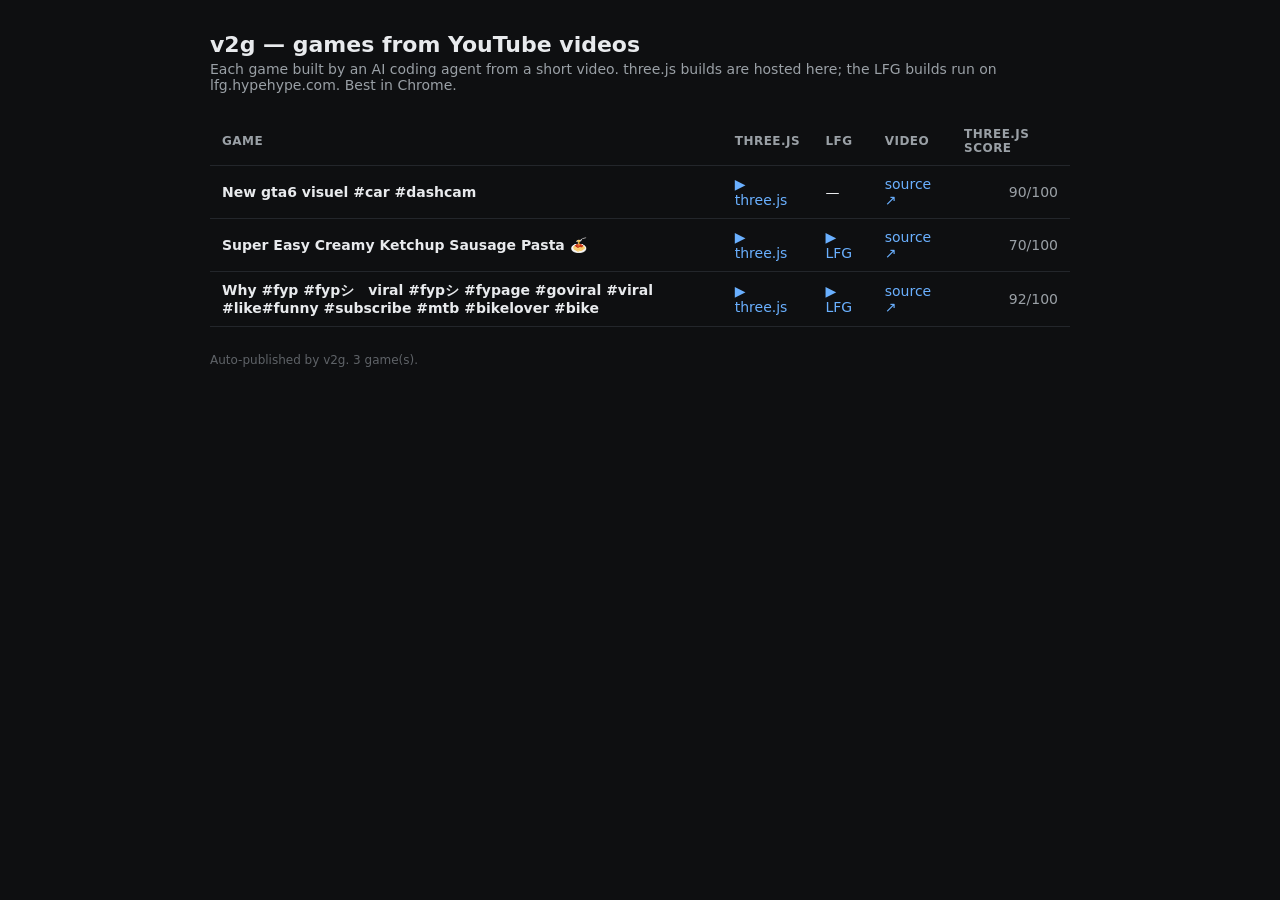
<file: index.html>
<!doctype html>
<html lang="en"><head>
<meta charset="utf-8" /><meta name="viewport" content="width=device-width, initial-scale=1" />
<title>v2g — three.js vs LFG</title>
<style>
  :root { color-scheme: dark; }
  body { margin: 0; background: #0e0f11; color: #e8eaed; font-family: system-ui, -apple-system, sans-serif; }
  .wrap { max-width: 860px; margin: 0 auto; padding: 32px 18px 60px; }
  h1 { font-size: 22px; margin: 0 0 4px; } p.sub { color: #9aa0a6; margin: 0 0 24px; font-size: 14px; }
  table { width: 100%; border-collapse: collapse; font-size: 14px; }
  th, td { text-align: left; padding: 10px 12px; border-bottom: 1px solid #23262b; }
  th { color: #9aa0a6; font-weight: 600; font-size: 12px; text-transform: uppercase; letter-spacing: .04em; }
  td.title { font-weight: 600; } td.num { text-align: right; color: #9aa0a6; }
  a { color: #6ab0ff; text-decoration: none; } a:hover { text-decoration: underline; }
  footer { margin-top: 26px; color: #5f6368; font-size: 12px; }
</style></head><body><div class="wrap">
  <h1>v2g — games from YouTube videos</h1>
  <p class="sub">Each game built by an AI coding agent from a short video. three.js builds are hosted here; the LFG builds run on lfg.hypehype.com. Best in Chrome.</p>
  <table>
    <thead><tr><th>Game</th><th>three.js</th><th>LFG</th><th>Video</th><th>three.js score</th></tr></thead>
    <tbody>
      <tr>
        <td class="title">New gta6 visuel #car #dashcam</td>
        <td><a href="https://johannesvuorinen.github.io/v2g-three-games/new-gta6-visuel-car-dashcam/">▶ three.js</a></td>
        <td>—</td>
        <td><a href="https://www.youtube.com/watch?v=HRlrbeGMDjs">source ↗</a></td>
        <td class="num">90/100</td>
      </tr>
      <tr>
        <td class="title">Super Easy Creamy Ketchup Sausage Pasta 🍝</td>
        <td><a href="https://johannesvuorinen.github.io/v2g-three-games/super-easy-creamy-ketchup-sausage-pasta/">▶ three.js</a></td>
        <td><a href="https://lfg.hypehype.com/games/v2g-super-easy-creamy-ketchup-sausage-pasta-eb49a1/index.html">▶ LFG</a></td>
        <td><a href="https://www.youtube.com/watch?v=YrAS-0lSpnU">source ↗</a></td>
        <td class="num">70/100</td>
      </tr>
      <tr>
        <td class="title">Why #fyp #fypシ゚viral #fypシ #fypage #goviral #viral #like#funny #subscribe #mtb #bikelover #bike</td>
        <td><a href="https://johannesvuorinen.github.io/v2g-three-games/why-fyp-fyp-viral-fyp-fypage-goviral-vir/">▶ three.js</a></td>
        <td><a href="https://lfg.hypehype.com/games/v2g-why-fyp-fyp-viral-fyp-fypage-goviral-vir-ab0127/index.html">▶ LFG</a></td>
        <td><a href="https://www.youtube.com/watch?v=sz_a_ykdOOw">source ↗</a></td>
        <td class="num">92/100</td>
      </tr>
    </tbody>
  </table>
  <footer>Auto-published by v2g. 3 game(s).</footer>
</div></body></html>
</file>
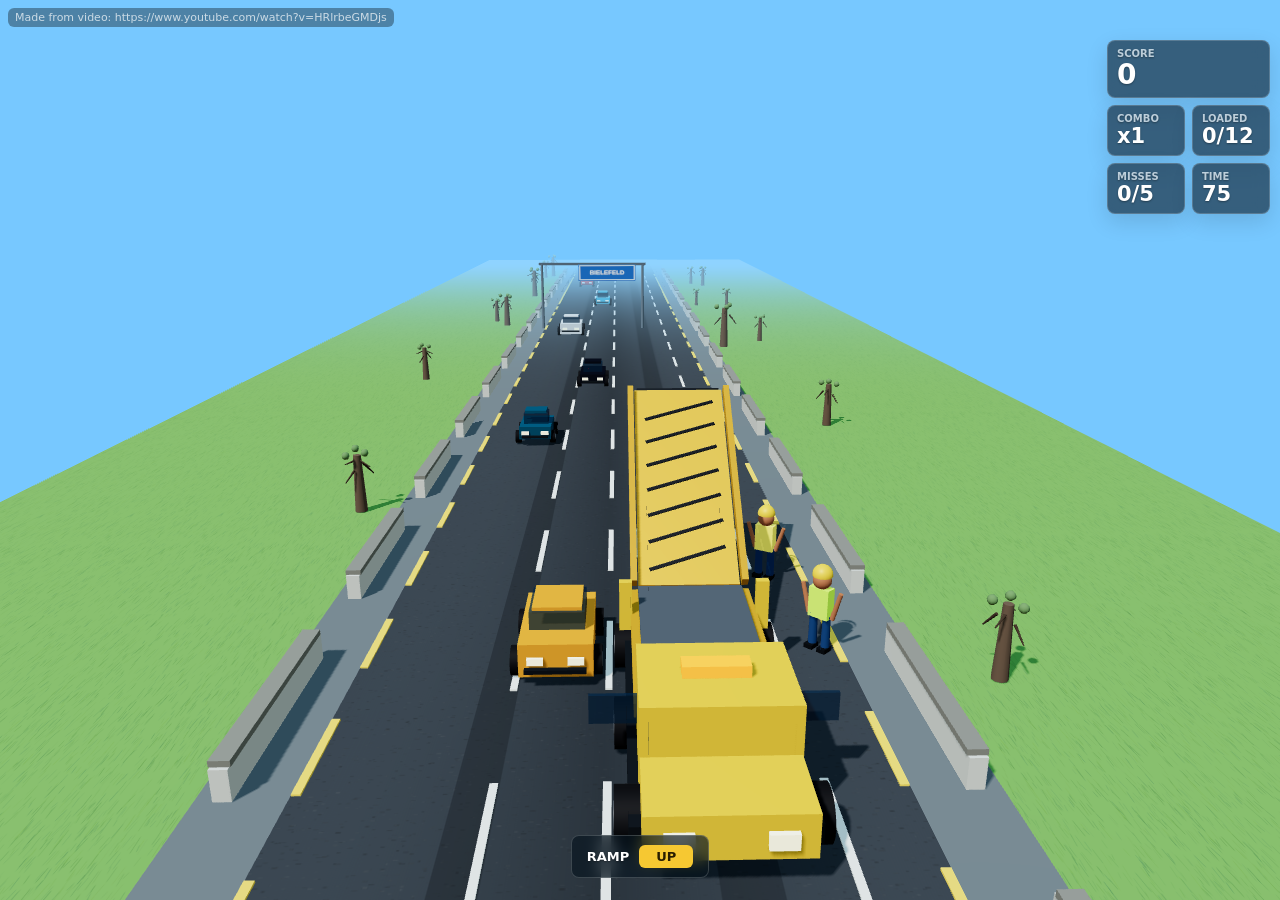
<file: new-gta6-visuel-car-dashcam/index.html>
<!doctype html>
<html lang="en">
  <head>
    <meta charset="utf-8" />
    <meta name="viewport" content="width=device-width, initial-scale=1, maximum-scale=1, user-scalable=no" />
    <title>v2g · three.js</title>
    <script type="module" crossorigin src="./assets/index-CxYoY76i.js"></script>
    <link rel="stylesheet" crossorigin href="./assets/index-DklUfLNV.css">
  </head>
  <body>
    <div id="app"></div>
    <!-- v2g attribution — KEEP this element and its id; it links back to the source video -->
    <a id="v2g-attrib" href="https://www.youtube.com/watch?v=HRlrbeGMDjs" target="_blank" rel="noopener">Made from video: https://www.youtube.com/watch?v=HRlrbeGMDjs</a>
    <div id="hud" aria-live="polite">
      <div id="score-panel">
        <div class="stat wide"><span>Score</span><strong id="score-value">0</strong></div>
        <div class="stat"><span>Combo</span><strong id="combo-value">x1</strong></div>
        <div class="stat"><span>Loaded</span><strong id="loaded-value">0/12</strong></div>
        <div class="stat"><span>Misses</span><strong id="misses-value">0/5</strong></div>
        <div class="stat"><span>Time</span><strong id="time-value">75</strong></div>
      </div>
      <div id="feedback"></div>
      <div id="ramp-pill">Ramp <strong id="ramp-state" data-state="up">UP</strong></div>
      <div id="end-panel">
        <strong id="end-title">SHIFT ENDED</strong>
        <span id="end-copy">0/12 cars loaded - 0 pts</span>
        <small>Tap to restart</small>
      </div>
    </div>
  </body>
</html>
</file>
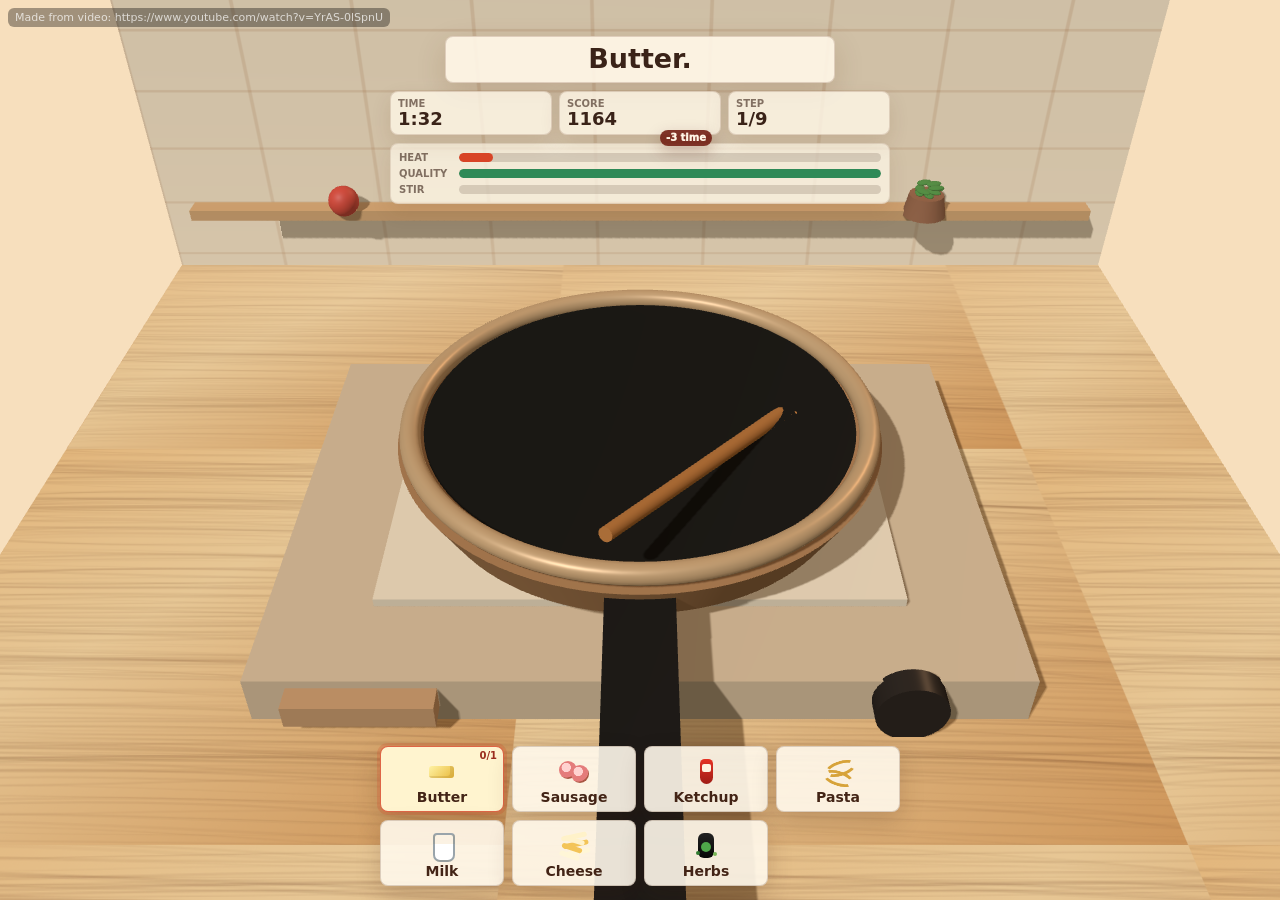
<file: super-easy-creamy-ketchup-sausage-pasta/index.html>
<!doctype html>
<html lang="en">
  <head>
    <meta charset="utf-8" />
    <meta name="viewport" content="width=device-width, initial-scale=1, maximum-scale=1, user-scalable=no" />
    <title>v2g · three.js</title>
    <script type="module" crossorigin src="./assets/index-C4xLy59l.js"></script>
    <link rel="stylesheet" crossorigin href="./assets/index-DMiL4FqQ.css">
  </head>
  <body>
    <div id="app"></div>
    <div id="game-ui">
      <section id="top-hud" aria-live="polite">
        <div id="recipe-label">Butter.</div>
        <div id="hud-stats">
          <div class="stat-chip">
            <span>Time</span>
            <strong id="time-text">1:30</strong>
          </div>
          <div class="stat-chip">
            <span>Score</span>
            <strong id="score-text">0</strong>
          </div>
          <div class="stat-chip">
            <span>Step</span>
            <strong id="step-text">1/9</strong>
          </div>
        </div>
        <div id="meter-stack">
          <div class="meter-row">
            <span>Heat</span>
            <div class="meter-track"><i id="heat-fill"></i></div>
          </div>
          <div class="meter-row">
            <span>Quality</span>
            <div class="meter-track"><i id="quality-fill"></i></div>
          </div>
          <div class="meter-row">
            <span>Stir</span>
            <div class="meter-track"><i id="stir-fill"></i></div>
          </div>
        </div>
      </section>

      <section id="ingredient-tray" aria-label="Ingredients">
        <button class="ingredient-button" type="button" data-ingredient="butter">
          <span class="ingredient-icon butter-icon"></span>
          <span>Butter</span>
        </button>
        <button class="ingredient-button" type="button" data-ingredient="sausage">
          <span class="ingredient-icon sausage-icon"></span>
          <span>Sausage</span>
        </button>
        <button class="ingredient-button" type="button" data-ingredient="ketchup">
          <span class="ingredient-icon ketchup-icon"></span>
          <span>Ketchup</span>
        </button>
        <button class="ingredient-button" type="button" data-ingredient="pasta">
          <span class="ingredient-icon pasta-icon"></span>
          <span>Pasta</span>
        </button>
        <button class="ingredient-button" type="button" data-ingredient="milk">
          <span class="ingredient-icon milk-icon"></span>
          <span>Milk</span>
        </button>
        <button class="ingredient-button" type="button" data-ingredient="cheese">
          <span class="ingredient-icon cheese-icon"></span>
          <span>Cheese</span>
        </button>
        <button class="ingredient-button" type="button" data-ingredient="herbs">
          <span class="ingredient-icon herbs-icon"></span>
          <span>Herbs</span>
        </button>
      </section>

      <section id="result-panel" hidden>
        <div id="result-stars">---</div>
        <h1 id="result-title">Creamy sausage pasta</h1>
        <p id="result-copy">Score 0</p>
        <button id="restart-button" type="button">Cook again</button>
      </section>
    </div>
    <!-- v2g attribution — KEEP this element and its id; it links back to the source video -->
    <a id="v2g-attrib" href="https://www.youtube.com/watch?v=YrAS-0lSpnU" target="_blank" rel="noopener">Made from video: https://www.youtube.com/watch?v=YrAS-0lSpnU</a>
  </body>
</html>
</file>
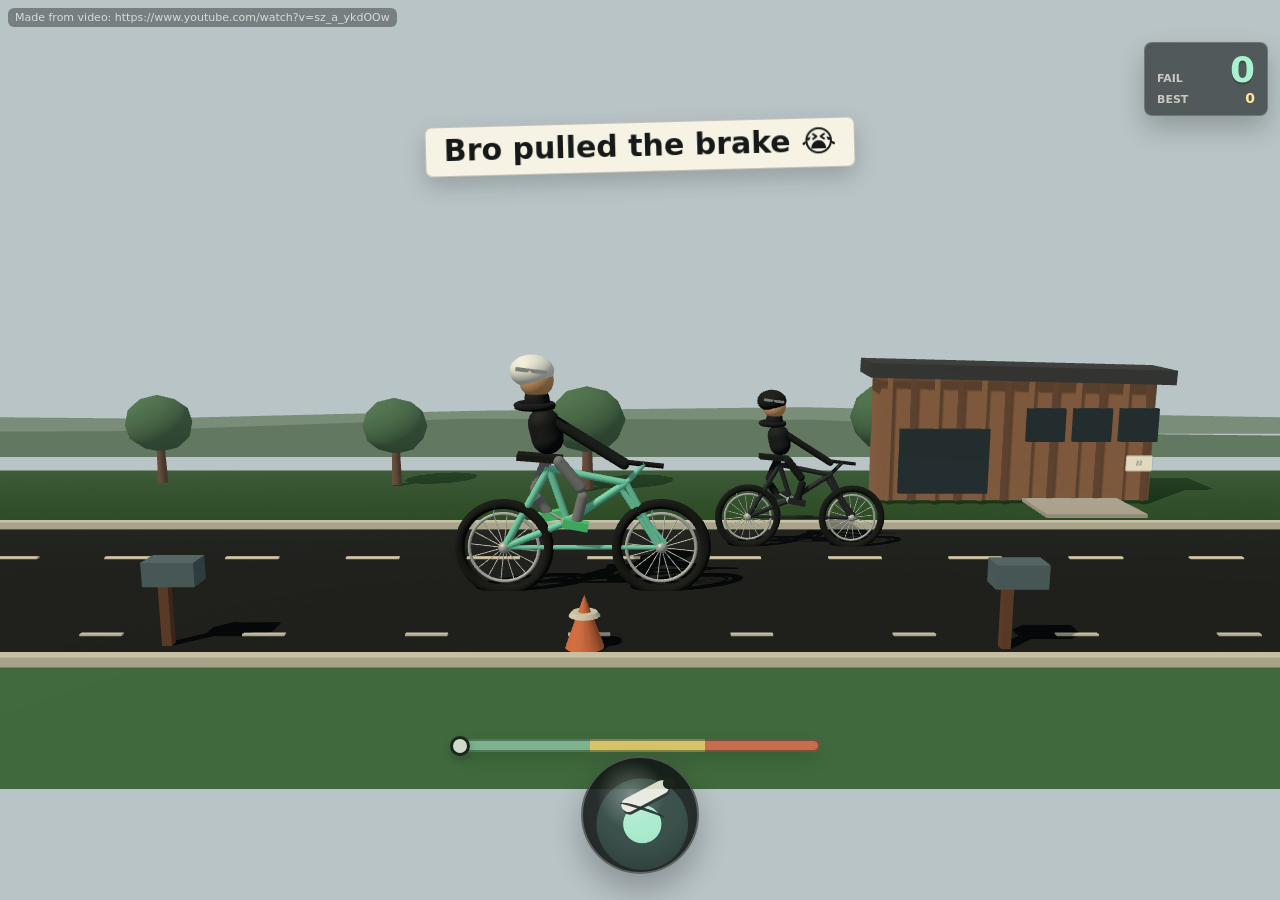
<file: why-fyp-fyp-viral-fyp-fypage-goviral-vir/index.html>
<!doctype html>
<html lang="en">
  <head>
    <meta charset="utf-8" />
    <meta name="viewport" content="width=device-width, initial-scale=1, maximum-scale=1, user-scalable=no" />
    <title>v2g · three.js</title>
    <link rel="icon" href="data:," />
    <script type="module" crossorigin src="./assets/index-J6DBqc80.js"></script>
    <link rel="stylesheet" crossorigin href="./assets/index-C4BWi8Vs.css">
  </head>
  <body>
    <div id="app"></div>
    <!-- v2g attribution — KEEP this element and its id; it links back to the source video -->
    <a id="v2g-attrib" href="https://www.youtube.com/watch?v=sz_a_ykdOOw" target="_blank" rel="noopener">Made from video: https://www.youtube.com/watch?v=sz_a_ykdOOw</a>
    <div id="hud" aria-live="polite">
      <section id="score-panel" aria-label="score">
        <div class="score-row">
          <span>FAIL</span>
          <strong id="score">0</strong>
        </div>
        <div class="best-row">
          <span>BEST</span>
          <strong id="best">0</strong>
        </div>
      </section>
      <div id="caption">Bro pulled the brake 😭</div>
      <div id="combo"></div>
    </div>
    <div id="tilt-meter" aria-hidden="true">
      <div id="tilt-fill"></div>
      <div id="tilt-needle"></div>
    </div>
    <div id="thumb-control" aria-hidden="true">
      <span class="lever"></span>
      <span class="cable"></span>
    </div>
  </body>
</html>
</file>
<file: new-gta6-visuel-car-dashcam/assets/index-DklUfLNV.css>
:root{color-scheme:dark}*{box-sizing:border-box}html,body{margin:0;height:100%;background:#76c7ff;overflow:hidden;font-family:Inter,ui-sans-serif,system-ui,-apple-system,BlinkMacSystemFont,Segoe UI,sans-serif}#app{position:fixed;inset:0;touch-action:none}#app canvas{display:block;width:100%;height:100%}#v2g-attrib{position:fixed;top:8px;left:8px;z-index:9999;font-size:11px;line-height:1.2;color:#ffffffb3;background:#00000059;padding:3px 7px;border-radius:6px;text-decoration:none;max-width:70vw;white-space:nowrap;overflow:hidden;text-overflow:ellipsis}#v2g-attrib:hover{color:#fff;background:#0000008c}#hud{position:fixed;inset:0;z-index:20;pointer-events:none;color:#fff;text-shadow:0 1px 2px rgba(0,0,0,.35)}#score-panel{position:absolute;top:40px;right:10px;display:grid;grid-template-columns:78px 78px;gap:7px}.stat{min-height:48px;padding:7px 9px 8px;border:1px solid rgba(255,255,255,.18);border-radius:8px;background:#07141f94;box-shadow:0 8px 22px #0000001f;backdrop-filter:blur(8px)}.stat.wide{grid-column:span 2}.stat span{display:block;font-size:10px;font-weight:700;text-transform:uppercase;color:#ebf7ffc2}.stat strong{display:block;margin-top:2px;font-size:21px;line-height:1;font-variant-numeric:tabular-nums}.stat.wide strong{font-size:28px}#feedback{position:absolute;top:22%;left:50%;min-width:160px;max-width:min(82vw,420px);padding:9px 14px;transform:translate(-50%,-12px) scale(.94);border-radius:8px;background:#04141ba8;border:1px solid rgba(255,255,255,.25);color:#f9fdff;font-size:20px;font-weight:900;line-height:1.1;text-align:center;opacity:0;transition:transform .14s ease,opacity .14s ease}#feedback.show{opacity:1;transform:translate(-50%) scale(1)}#ramp-pill{position:absolute;left:50%;bottom:22px;transform:translate(-50%);display:flex;align-items:center;gap:10px;min-width:138px;justify-content:center;padding:9px 14px;border-radius:8px;background:#07141fa8;border:1px solid rgba(255,255,255,.18);font-size:13px;font-weight:800;text-transform:uppercase;backdrop-filter:blur(8px)}#ramp-state{min-width:54px;padding:4px 8px;border-radius:6px;background:#f6c832;color:#2a1e00;text-align:center;text-shadow:none}#ramp-state[data-state=down]{background:#39fff5;color:#002c31}#end-panel{position:absolute;top:50%;left:50%;width:min(82vw,330px);display:grid;gap:8px;padding:18px 20px 16px;transform:translate(-50%,-46%) scale(.94);border-radius:8px;border:1px solid rgba(255,255,255,.24);background:#06121dc7;box-shadow:0 24px 60px #00000040;text-align:center;opacity:0;visibility:hidden;transition:opacity .16s ease,transform .16s ease,visibility .16s ease;backdrop-filter:blur(10px)}#end-panel.show{opacity:1;visibility:visible;transform:translate(-50%,-50%) scale(1)}#end-title{font-size:25px;line-height:1.05}#end-copy{color:#eef8ffd6;font-size:14px}#end-panel small{color:#39fff5;font-size:12px;font-weight:800;text-transform:uppercase}@media (max-width: 420px){#score-panel{top:42px;right:8px;grid-template-columns:72px 72px;gap:6px}.stat{min-height:45px;padding:7px 8px}.stat strong{font-size:19px}.stat.wide strong{font-size:25px}#feedback{font-size:18px}}
</file>
<file: super-easy-creamy-ketchup-sausage-pasta/assets/index-DMiL4FqQ.css>
:root{color-scheme:light;font-family:Inter,ui-sans-serif,system-ui,-apple-system,BlinkMacSystemFont,Segoe UI,sans-serif}*{box-sizing:border-box}html,body{margin:0;width:100%;height:100%;background:#f7dfbd;overflow:hidden;overscroll-behavior:none;-webkit-tap-highlight-color:transparent}button{font:inherit}#app{position:fixed;inset:0;background:#f7dfbd}#app canvas{display:block;width:100%;height:100%;touch-action:none}#game-ui{position:fixed;inset:0;z-index:20;pointer-events:none;color:#3a2318}#top-hud{position:absolute;top:36px;left:50%;width:min(500px,calc(100vw - 20px));transform:translate(-50%);display:grid;gap:8px;pointer-events:none}#recipe-label{justify-self:center;min-width:min(390px,calc(100vw - 52px));max-width:calc(100vw - 52px);padding:8px 12px 9px;border:1px solid rgba(98,49,26,.18);border-radius:8px;background:#fff8e8e6;box-shadow:0 10px 30px #5c311429;color:#3a2318;font-weight:850;font-size:clamp(18px,4.6vw,27px);line-height:1.05;text-align:center}#hud-stats{display:grid;grid-template-columns:repeat(3,1fr);gap:7px}.stat-chip{position:relative;min-width:0;padding:6px 7px;border:1px solid rgba(98,49,26,.16);border-radius:8px;background:#fff8e8cc;box-shadow:0 8px 20px #5c31141f}.stat-chip span,.meter-row span{display:block;color:#3a23189e;font-size:10px;font-weight:800;letter-spacing:0;text-transform:uppercase}.stat-chip strong{display:block;margin-top:1px;color:#3a2318;font-size:18px;line-height:1}#score-drop{position:absolute;right:8px;bottom:-12px;z-index:2;padding:2px 6px;border-radius:999px;background:#732015e6;color:#fff5e5;box-shadow:0 6px 16px #50180d40;font-size:10px;font-weight:950;line-height:1.2;pointer-events:none}.stat-chip.is-score-drop{animation:score-drop-shake .24s ease-out}.stat-chip.is-score-warning{border-color:#a3271b8c;background:#ffe7d4}@keyframes score-drop-shake{0%{transform:translate(0)}32%{transform:translate(-3px)}64%{transform:translate(3px)}to{transform:translate(0)}}#meter-stack{display:grid;gap:5px;padding:8px;border:1px solid rgba(98,49,26,.12);border-radius:8px;background:#fff8e8bd;box-shadow:0 8px 20px #5c31141a}.meter-row{display:grid;grid-template-columns:52px 1fr;align-items:center;gap:8px}.meter-track{position:relative;height:9px;overflow:hidden;border-radius:999px;background:#3a231829}.meter-track i{position:absolute;inset:0 auto 0 0;width:0%;border-radius:inherit;transition:width .13s linear,background-color .16s ease}.meter-track.is-hot{box-shadow:0 0 0 2px #ae2f1a33,0 0 14px #d83e2547}.meter-track.is-low{box-shadow:0 0 0 2px #774c162e}#heat-fill{background:#d84426}#quality-fill{background:#2f8a57}#stir-fill{background:#3477d4}#ingredient-tray{position:absolute;right:10px;bottom:max(14px,env(safe-area-inset-bottom));left:10px;display:grid;grid-template-columns:repeat(4,minmax(0,1fr));gap:8px;max-width:520px;margin:0 auto;pointer-events:auto}.ingredient-button{position:relative;display:grid;grid-template-rows:34px auto;align-items:center;justify-items:center;min-height:66px;padding:7px 5px 6px;border:1px solid rgba(74,38,19,.18);border-radius:8px;background:#fff9ece6;color:#432416;box-shadow:0 10px 25px #4423112e;font-size:clamp(11px,2.7vw,14px);font-weight:800;line-height:1;cursor:pointer;touch-action:manipulation;user-select:none}.ingredient-button:active{transform:translateY(1px)}.ingredient-button.is-active{border-color:#d53e20c7;background:#fff4cf;box-shadow:0 0 0 3px #d53e2033,0 12px 28px #44231133}.ingredient-button.is-complete{color:#4324168c;background:#eae2d0d1}.ingredient-button.is-locked{opacity:.52}.ingredient-button.is-wrong{border-color:#9d1b14e6;background:#ffe1d5}.ingredient-button small{position:absolute;top:4px;right:6px;color:#9b2d1d;font-size:10px;font-weight:900}.ingredient-icon{position:relative;width:34px;height:28px;display:block}.butter-icon:before{content:"";position:absolute;left:4px;top:9px;width:25px;height:12px;border-radius:3px;background:linear-gradient(135deg,#fff2a4,#e9ba3c);box-shadow:inset -4px -2px #8b60132e}.sausage-icon:before,.sausage-icon:after{content:"";position:absolute;width:18px;height:18px;border-radius:50%;background:radial-gradient(circle at 40% 36%,#ffd2d0 0 28%,#e47c7b 31% 62%,#a95643 66% 100%)}.sausage-icon:before{left:2px;top:4px}.sausage-icon:after{right:2px;bottom:2px}.ketchup-icon:before{content:"";position:absolute;left:11px;top:2px;width:13px;height:25px;border-radius:5px 5px 7px 7px;background:linear-gradient(#e63324,#9f1d16)}.ketchup-icon:after{content:"";position:absolute;left:13px;top:7px;width:9px;height:8px;border-radius:2px;background:#fff3df}.pasta-icon:before,.pasta-icon:after{content:"";position:absolute;width:25px;height:9px;border:3px solid #d7a33a;border-right-color:transparent;border-left-color:transparent;border-radius:50%;transform:rotate(-18deg)}.pasta-icon:before{left:4px;top:4px}.pasta-icon:after{left:2px;top:14px;transform:rotate(18deg)}.milk-icon:before{content:"";position:absolute;left:8px;top:2px;width:18px;height:25px;border:2px solid rgba(52,74,88,.5);border-radius:4px 4px 7px 7px;background:linear-gradient(to top,#fff 0 62%,#fff3 63%)}.cheese-icon:before,.cheese-icon:after{content:"";position:absolute;height:5px;border-radius:5px;background:#fff2c9;box-shadow:0 8px #f3c457,0 16px #fff6d7}.cheese-icon:before{left:4px;top:3px;width:26px;transform:rotate(-12deg)}.cheese-icon:after{left:7px;top:7px;width:21px;transform:rotate(18deg)}.herbs-icon:before{content:"";position:absolute;left:9px;top:2px;width:16px;height:25px;border-radius:6px;background:linear-gradient(#222,#060606)}.herbs-icon:after{content:"";position:absolute;left:12px;top:11px;width:10px;height:10px;border-radius:50%;background:#4fa64a;box-shadow:-8px 6px 0 -3px #327d32,9px 7px 0 -3px #78b657}#result-panel{position:absolute;top:50%;left:50%;width:min(390px,calc(100vw - 36px));transform:translate(-50%,-50%);padding:18px 16px 16px;border:1px solid rgba(75,37,19,.18);border-radius:8px;background:#fff9ebf0;box-shadow:0 22px 50px #361c1052;text-align:center;pointer-events:auto}#result-panel[hidden]{display:none}#result-stars{color:#d99420;font-size:32px;font-weight:950;letter-spacing:0}#result-panel h1{margin:8px 0 4px;color:#3a2318;font-size:clamp(22px,6vw,30px);line-height:1.05}#result-panel p{margin:0 0 14px;color:#3a2318bd;font-weight:750}#restart-button{width:100%;min-height:46px;border:0;border-radius:8px;background:#d83e25;color:#fff8ec;box-shadow:0 9px 18px #9d261647;font-weight:900;cursor:pointer;touch-action:manipulation}#v2g-attrib{position:fixed;top:8px;left:8px;z-index:9999;font-size:11px;line-height:1.2;color:#ffffffb3;background:#00000059;padding:3px 7px;border-radius:6px;text-decoration:none;max-width:70vw;white-space:nowrap;overflow:hidden;text-overflow:ellipsis}#v2g-attrib:hover{color:#fff;background:#0000008c}
</file>
<file: why-fyp-fyp-viral-fyp-fypage-goviral-vir/assets/index-C4BWi8Vs.css>
:root{color-scheme:dark;font-family:Inter,ui-sans-serif,system-ui,-apple-system,BlinkMacSystemFont,Segoe UI,sans-serif}*{box-sizing:border-box}html,body{margin:0;height:100%;background:#9aa8ae;overflow:hidden;overscroll-behavior:none}body{position:fixed;inset:0;color:#f7f4e9;user-select:none;-webkit-user-select:none}#app{position:fixed;inset:0}#app canvas{display:block;width:100%;height:100%;touch-action:none}#v2g-attrib{position:fixed;top:8px;left:8px;z-index:9999;font-size:11px;line-height:1.2;color:#ffffffb3;background:#00000059;padding:3px 7px;border-radius:6px;text-decoration:none;max-width:70vw;white-space:nowrap;overflow:hidden;text-overflow:ellipsis}#v2g-attrib:hover{color:#fff;background:#0000008c}#hud,#tilt-meter,#thumb-control{position:fixed;z-index:20;pointer-events:none}#score-panel{position:fixed;top:42px;right:12px;min-width:124px;padding:10px 12px 9px;border:1px solid rgba(255,255,255,.18);border-radius:8px;background:#1318189e;box-shadow:0 12px 26px #0d13143d;backdrop-filter:blur(9px)}.score-row,.best-row{display:flex;align-items:baseline;justify-content:space-between;gap:14px}.score-row span,.best-row span{color:#f5f4e6b8;font-size:11px;font-weight:800;letter-spacing:0}.score-row strong{font-size:clamp(24px,6vw,36px);line-height:.94;font-weight:900;font-variant-numeric:tabular-nums;color:#a9f2d0;text-shadow:0 2px 0 rgba(0,0,0,.24)}.best-row{margin-top:4px}.best-row strong{font-size:14px;line-height:1;font-weight:800;font-variant-numeric:tabular-nums;color:#ffe49b}#caption{position:fixed;top:122px;left:50%;transform:translate(-50%) rotate(-1.5deg);width:min(88vw,430px);padding:8px 12px 9px;border:1px solid rgba(0,0,0,.2);border-radius:7px;background:#fcf8e8e6;color:#151918;font-size:clamp(18px,5.2vw,30px);font-weight:900;line-height:1.02;text-align:center;box-shadow:0 9px 22px #1c1e1c38}#combo{position:fixed;left:50%;top:176px;transform:translate(-50%);min-height:28px;color:#fff8d8;font-size:clamp(14px,4vw,21px);font-weight:900;text-shadow:0 2px 0 rgba(0,0,0,.32),0 8px 20px rgba(0,0,0,.3)}#tilt-meter{left:50%;bottom:148px;width:min(72vw,360px);height:13px;transform:translate(-50%);border-radius:999px;background:linear-gradient(90deg,#8dc8a5 0 36%,#ffdf75 36% 68%,#ec6e55 68% 100%);box-shadow:inset 0 0 0 2px #0b0f0e6b,0 8px 18px #080c0b33;opacity:.78}#tilt-fill{position:absolute;inset:2px auto 2px 2px;width:0%;border-radius:inherit;background:#ffffff5c;transition:width 80ms linear}#tilt-needle{position:absolute;top:50%;left:0%;width:20px;height:20px;border:3px solid #101413;border-radius:50%;background:#f8faf1;box-shadow:0 4px 10px #00000047;transform:translate(-50%,-50%);transition:left 80ms linear}#thumb-control{left:50%;bottom:26px;width:clamp(92px,22vw,118px);aspect-ratio:1;transform:translate(-50%);border-radius:50%;border:2px solid rgba(255,255,255,.26);background:radial-gradient(circle at 42% 32%,rgba(255,255,255,.34),transparent 34%),radial-gradient(circle at 52% 58%,#a9f2d0 0 21%,#28403a 22% 51%,#111716 52% 100%);box-shadow:inset 0 -14px 22px #00000052,0 16px 32px #070b0b4d;opacity:.86;transition:transform .12s ease,filter .12s ease}#thumb-control .lever{position:absolute;left:32%;top:27%;width:46%;height:12%;border-radius:999px;background:#f1f0e6;box-shadow:0 3px #1f2525;transform:rotate(-28deg)}#thumb-control .lever:before{content:"";position:absolute;right:-12%;top:50%;width:22%;aspect-ratio:1;border-radius:50%;background:#151a1a;transform:translateY(-50%)}#thumb-control .cable{position:absolute;left:31%;top:43%;width:42%;height:7%;border-top:3px solid rgba(14,19,19,.9);border-radius:50%;transform:rotate(18deg)}body.is-pressing #thumb-control{transform:translate(-50%) scale(.92);filter:saturate(1.22) brightness(1.08)}body.is-crashed #thumb-control{filter:hue-rotate(135deg) saturate(1.08)}@media (max-width: 420px){#score-panel{top:44px;right:8px;min-width:106px;padding:8px 9px}#caption{top:124px}#combo{top:178px}}
</file>
